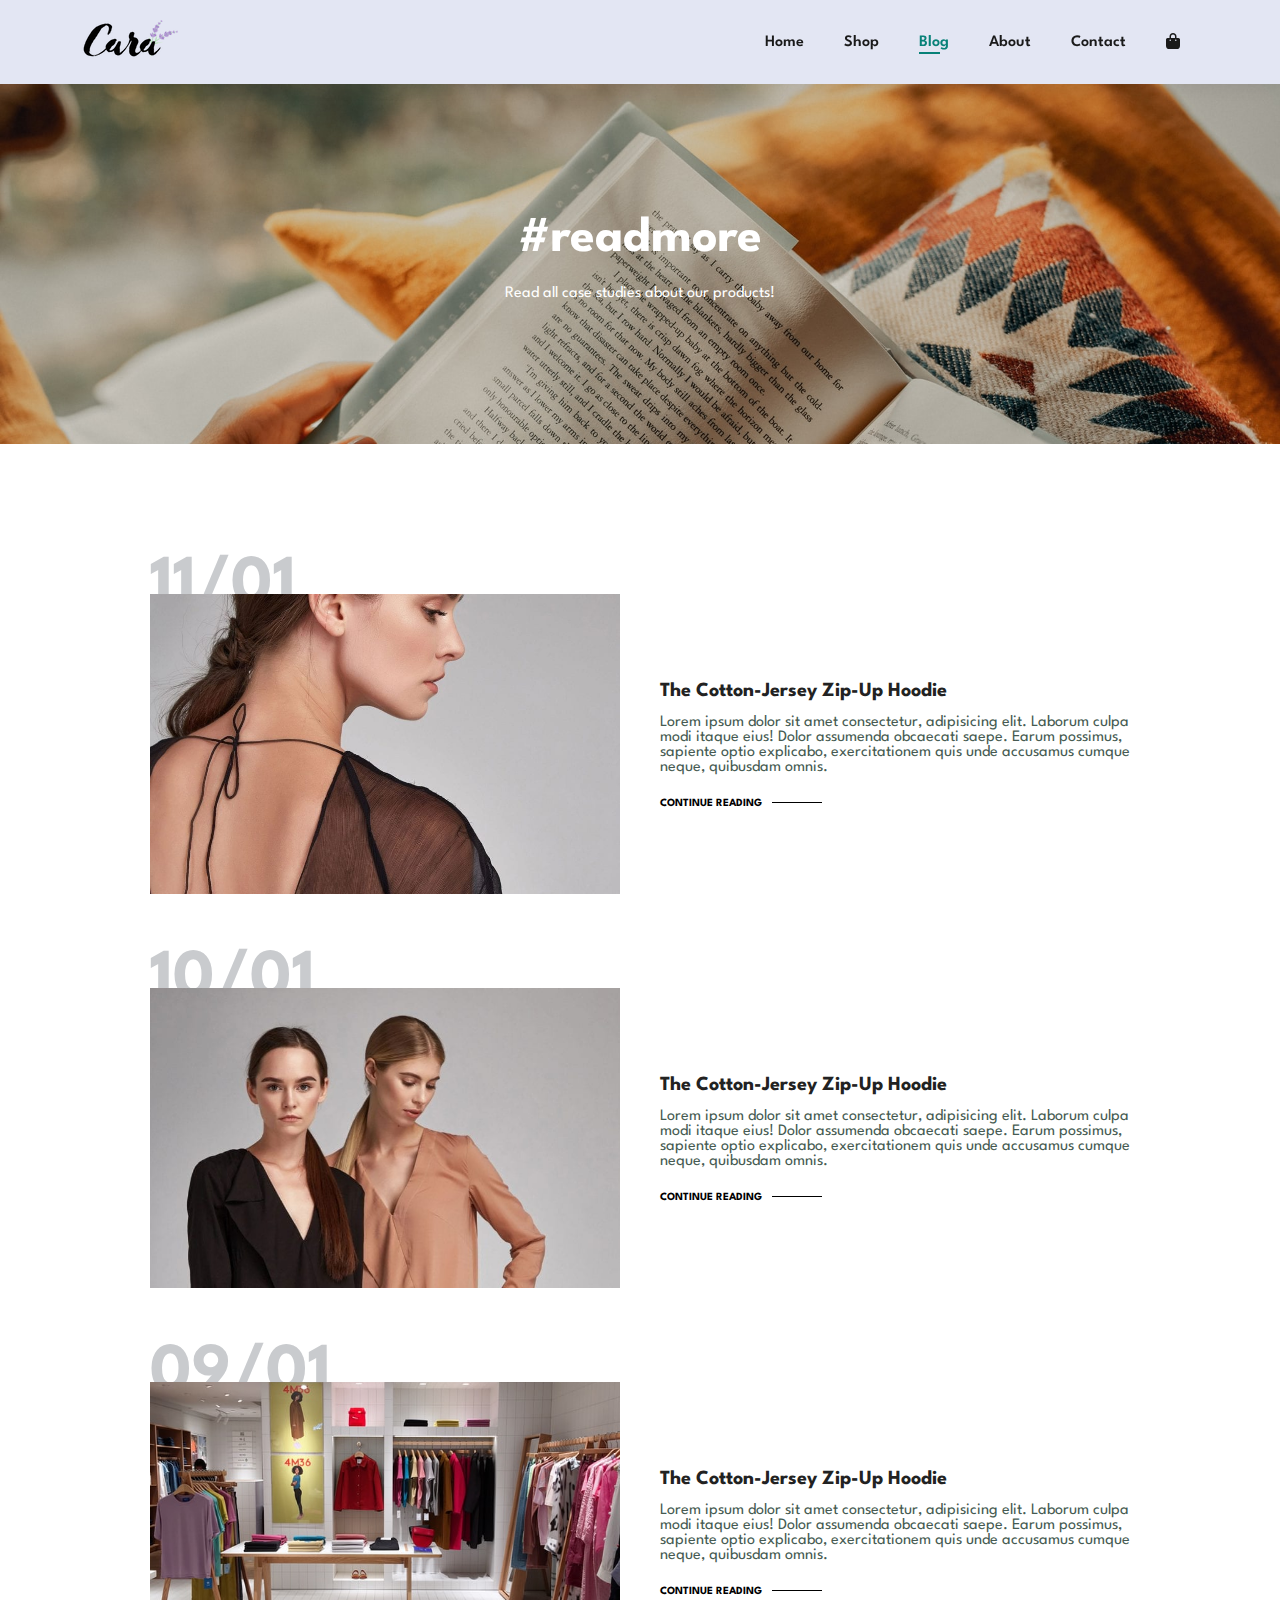
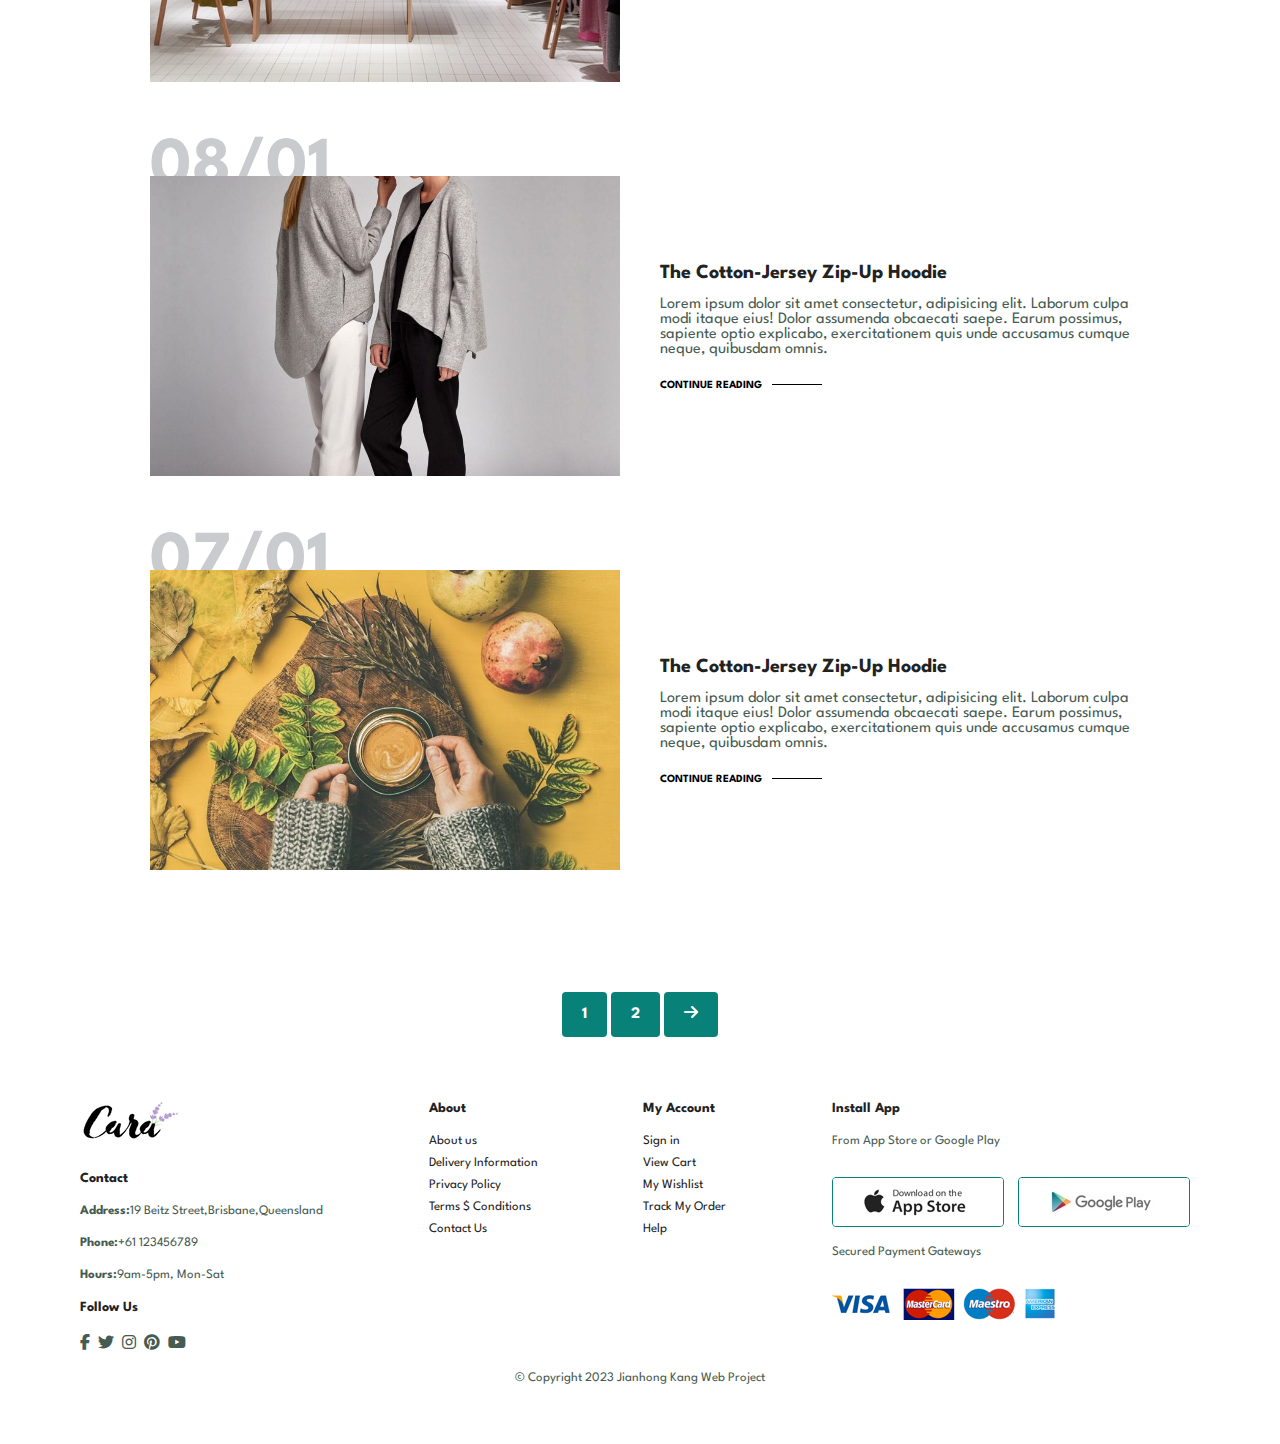
<file: blog.html>
<!DOCTYPE html>
<html lang="en">

    <head>
        <meta charset="UTF-8">
        <meta http-equiv="X-UA-Compatible" content="IE=edge">
        <meta name="viewport" content="width=device-width, initial-scale=1.0">
        <meta name="description" content="Welcome to Cala, we offer fasion and quality clothing at the best price in a sustainable way">
        <meta name="keywords" content="Cala,fashion,clothing,shopping">
        <title>Fasion and quality clothing at the best price | Cala AU</title>
        <link rel="stylesheet" href="style.css">
        <link rel="stylesheet" href="https://cdnjs.cloudflare.com/ajax/libs/font-awesome/6.2.1/css/all.min.css">
    </head>

    <body>
        <section id="header">
            <a href="#"><img src="./img/logo/logo.png" class="logo" alt=""></a>
        <div>
            <ul id="navbar">
                <li><a href="index.html">Home</a></li>
                <li><a href="shop.html">Shop</a></li>
                <li><a class="active" href="blog.html">Blog</a></li>
                <li><a href="about.html">About</a></li>
                <li><a href="contact.html">Contact</a></li>
                <li><a href="cart.html"><i id="lg-bag" class="fa fa-bag-shopping"></i></a></li>
                <a href="#"id="close"><i class="fa-solid fa-xmark"></i></a>
            </ul>
         </div>
         <div id="mobile">
            <a href="cart.html"><i class="fa fa-bag-shopping"></i></a>
            <i id="bar" class="fa-solid fa-bars"></i>
         </div>
        </section>

        <section id="page-header" class="blog-header">
            <h1>#readmore</h1>
            <p>Read all case studies about our products!</p>
        </section>

        <section id="blog">
            <div class="blog-box">
                <div class="blog-img">
                    <img src="./img/blog/b1.jpg" alt="">
                </div>
                <div class="blog-content">
                    <h4>The Cotton-Jersey Zip-Up Hoodie</h4>
                    <p>Lorem ipsum dolor sit amet consectetur, adipisicing elit. Laborum culpa modi itaque eius! Dolor
                        assumenda obcaecati saepe. Earum possimus, sapiente optio explicabo, exercitationem quis unde
                        accusamus cumque neque, quibusdam omnis.</p>
                    <a href="#">CONTINUE READING</a>
                </div>
                <h1>11/01</h1>
            </div>
            <div class="blog-box">
                <div class="blog-img">
                    <img src="./img/blog/b2.jpg" alt="">
                </div>
                <div class="blog-content">
                    <h4>The Cotton-Jersey Zip-Up Hoodie</h4>
                    <p>Lorem ipsum dolor sit amet consectetur, adipisicing elit. Laborum culpa modi itaque eius! Dolor
                        assumenda obcaecati saepe. Earum possimus, sapiente optio explicabo, exercitationem quis unde
                        accusamus cumque neque, quibusdam omnis.</p>
                    <a href="#">CONTINUE READING</a>
                </div>
                <h1>10/01</h1>
            </div>
            <div class="blog-box">
                <div class="blog-img">
                    <img src="./img/blog/b3.jpg" alt="">
                </div>
                <div class="blog-content">
                    <h4>The Cotton-Jersey Zip-Up Hoodie</h4>
                    <p>Lorem ipsum dolor sit amet consectetur, adipisicing elit. Laborum culpa modi itaque eius! Dolor
                        assumenda obcaecati saepe. Earum possimus, sapiente optio explicabo, exercitationem quis unde
                        accusamus cumque neque, quibusdam omnis.</p>
                    <a href="#">CONTINUE READING</a>
                </div>
                <h1>09/01</h1>
            </div>
            <div class="blog-box">
                <div class="blog-img">
                    <img src="./img/blog/b4.jpg" alt="">
                </div>
                <div class="blog-content">
                    <h4>The Cotton-Jersey Zip-Up Hoodie</h4>
                    <p>Lorem ipsum dolor sit amet consectetur, adipisicing elit. Laborum culpa modi itaque eius! Dolor
                        assumenda obcaecati saepe. Earum possimus, sapiente optio explicabo, exercitationem quis unde
                        accusamus cumque neque, quibusdam omnis.</p>
                    <a href="#">CONTINUE READING</a>
                </div>
                <h1>08/01</h1>
            </div>
            <div class="blog-box">
                <div class="blog-img">
                    <img src="./img/blog/b6.jpg" alt="">
                </div>
                <div class="blog-content">
                    <h4>The Cotton-Jersey Zip-Up Hoodie</h4>
                    <p>Lorem ipsum dolor sit amet consectetur, adipisicing elit. Laborum culpa modi itaque eius! Dolor
                        assumenda obcaecati saepe. Earum possimus, sapiente optio explicabo, exercitationem quis unde
                        accusamus cumque neque, quibusdam omnis.</p>
                    <a href="#">CONTINUE READING</a>
                </div>
                <h1>07/01</h1>
            </div>

        </section>

        <section id="pagination" class="section-p1">
        <a href="#">1</a>
        <a href="#">2</a>
        <a href="#"><i class="fa-solid fa-arrow-right"></i></a>
        </section>

       
        <footer id="footer" class="section-p1">
            <div class="col">
                <img class="logo" src="./img/logo/logo.png" alt="">
                <h4>Contact</h4>
                <p><strong>Address:</strong>19 Beitz Street,Brisbane,Queensland</p>
                <p><strong>Phone:</strong>+61 123456789</p>
                <p><strong>Hours:</strong>9am-5pm, Mon-Sat</p>
                <h4>Follow Us</h4>
                <div class="follow">
                    <i class="fa-brands fa-facebook-f"></i>
                    <i class="fa-brands fa-twitter"></i>
                    <i class="fa-brands fa-instagram"></i>
                    <i class="fa-brands fa-pinterest"></i>
                    <i class="fa-brands fa-youtube"></i>
                </div>
            </div>
            <div class="col">
                <h4>About</h4>
                <a href="#">About us</a>
                <a href="#">Delivery Information</a>
                <a href="#">Privacy Policy</a>
                <a href="#">Terms $ Conditions</a>
                <a href="#">Contact Us</a>
            </div>
            <div class="col">
                <h4>My Account</h4>
                <a href="#">Sign in</a>
                <a href="#">View Cart</a>
                <a href="#">My Wishlist</a>
                <a href="#">Track My Order</a>
                <a href="#">Help</a>
            </div>
            <div class="col install">
                <h4>Install App</h4>
                <p>From App Store or Google Play</p>
                <div class="row">
                <img src="./img/pay/app.jpg" alt="">
                <img src="./img/pay/play.jpg" alt="">
                </div>
                <p>Secured Payment Gateways </p>
                <img src="./img/pay/pay.png" alt="">
                </div>
                <div class="copyright">
                    <p>© Copyright 2023 Jianhong Kang Web Project</p>
                </div>
            </div>
        </footer>

       <script src="script.js"></script>
    </body>

</html>
</file>
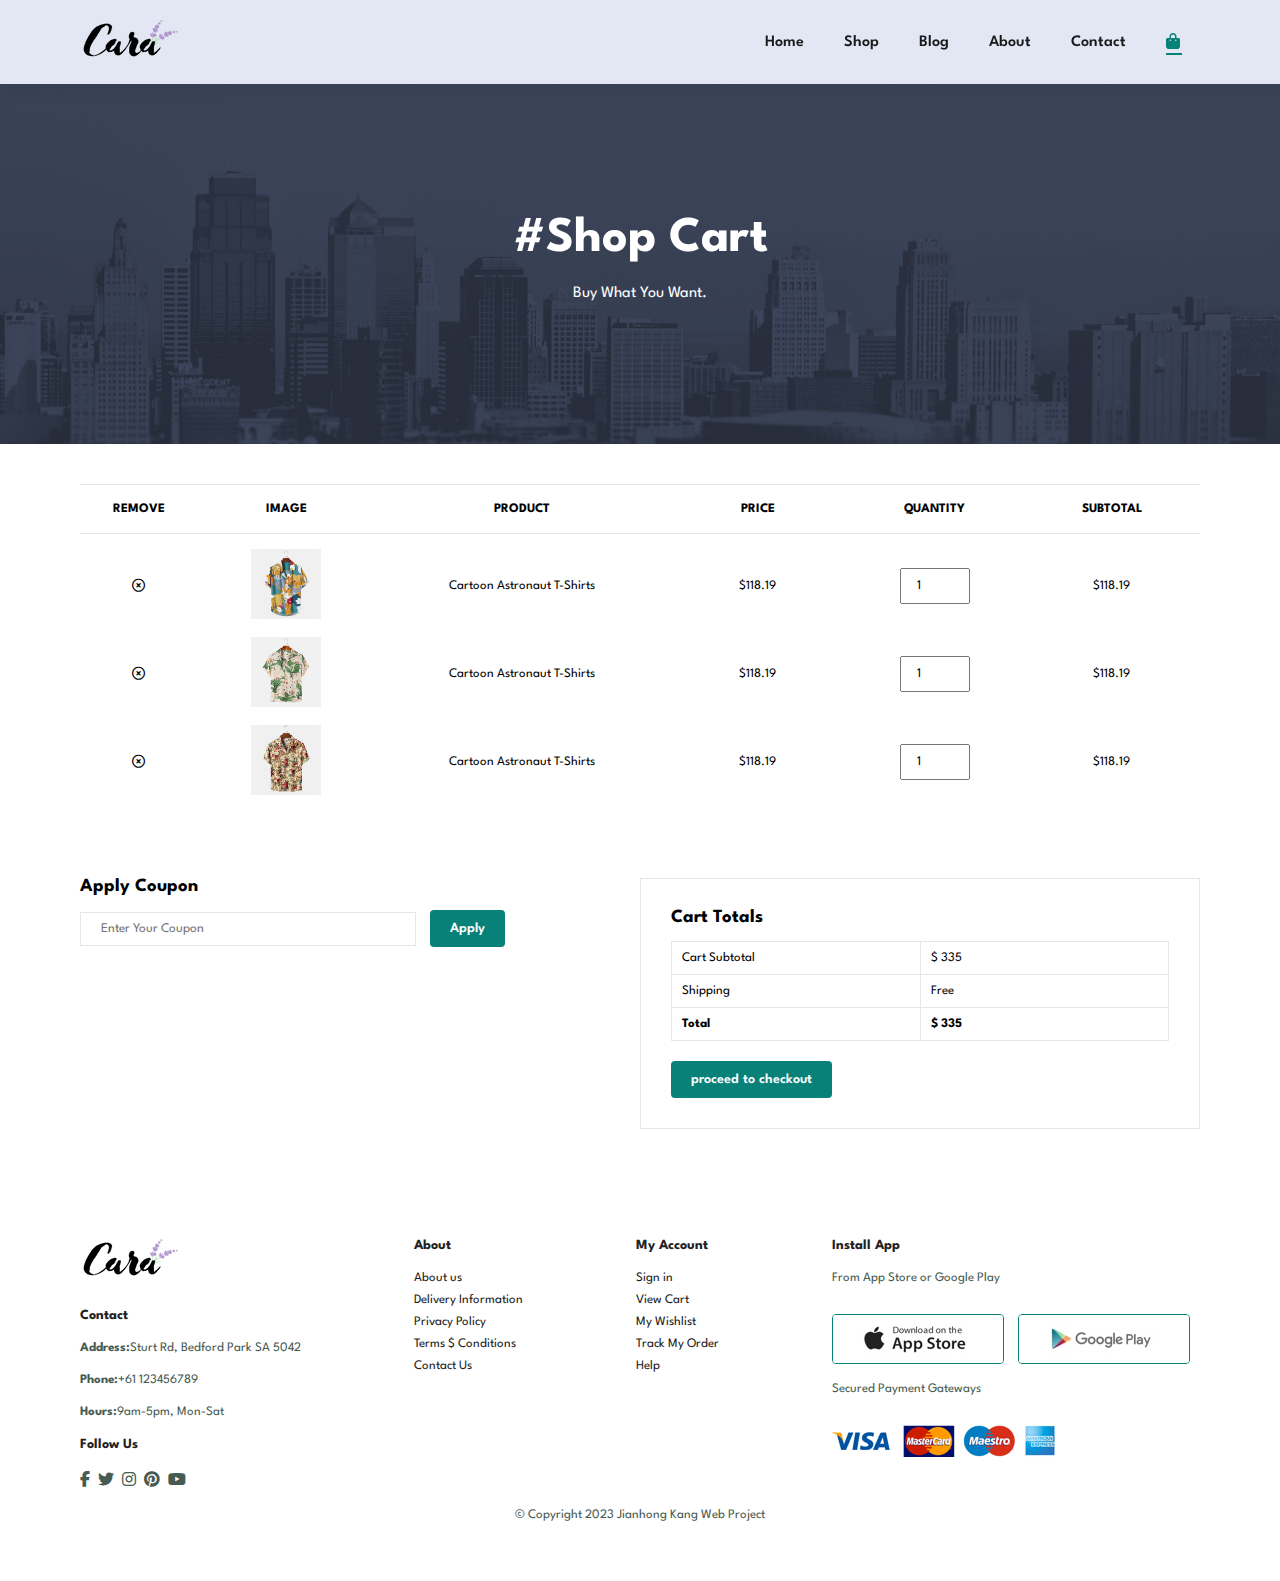
<file: cart.html>
<!DOCTYPE html>
<html lang="en">

    <head>
        <meta charset="UTF-8">
        <meta http-equiv="X-UA-Compatible" content="IE=edge">
        <meta name="viewport" content="width=device-width, initial-scale=1.0">
        <meta name="description" content="Welcome to Cala, we offer fasion and quality clothing at the best price in a sustainable way">
        <meta name="keywords" content="Cala,fashion,clothing,shopping">
        <title>Fasion and quality clothing at the best price | Cala AU</title>
        <link rel="stylesheet" href="https://cdnjs.cloudflare.com/ajax/libs/font-awesome/6.2.1/css/all.min.css">
        <link rel="stylesheet" href="style.css">
    </head>

    <body>
        <section id="header">
            <a href="#"><img src="./img/logo/logo.png" class="logo" alt=""></a>
        <div>
            <ul id="navbar">
                <li><a href="index.html">Home</a></li>
                <li><a href="shop.html">Shop</a></li>
                <li><a href="blog.html">Blog</a></li>
                <li><a href="about.html">About</a></li>
                <li><a href="contact.html">Contact</a></li>
                <li><a class="active" href="cart.html"><i id="lg-bag" class="fa fa-bag-shopping"></i></a></li>
                <a href="#"id="close"><i class="fa-solid fa-xmark"></i></a>
            </ul>
         </div>
         <div id="mobile">
            <a href="cart.html"><i class="fa fa-bag-shopping"></i></a>
            <i id="bar" class="fa-solid fa-bars"></i>
         </div>
        </section>

        <section id="page-header" class="about-header">
            <h1>#Shop Cart</h1>
            <p>Buy What You Want.</p>
        </section>

        <section id="cart" class="section-p1">
            <table width="100%">
                <thead>
                    <tr>
                        <td>Remove</td>
                        <td>Image</td>
                        <td>Product</td>
                        <td>Price</td>
                        <td>Quantity</td>
                        <td>Subtotal</td>
                    </tr>
                </thead>
                <tbody>
                    <tr>
                        <td><i class="fa-regular fa-circle-xmark"></i><a href="#"></a></td>
                        <td><img src="./img/products/f1.jpg" alt=""></td>
                        <td>Cartoon Astronaut T-Shirts</td>
                        <td>$118.19</td>
                        <td><input type="number" value="1"></td>
                        <td>$118.19</td>
                    </tr>
                    <tr>
                        <td><i class="fa-regular fa-circle-xmark"></i><a href="#"></a></td>
                        <td><img src="./img/products/f2.jpg" alt=""></td>
                        <td>Cartoon Astronaut T-Shirts</td>
                        <td>$118.19</td>
                        <td><input type="number" value="1"></td>
                        <td>$118.19</td>
                    </tr>
                    <tr>
                        <td><i class="fa-regular fa-circle-xmark"></i><a href="#"></a></td>
                        <td><img src="./img/products/f3.jpg" alt=""></td>
                        <td>Cartoon Astronaut T-Shirts</td>
                        <td>$118.19</td>
                        <td><input type="number" value="1"></td>
                        <td>$118.19</td>
                    </tr>
                </tbody>
          
                

            </table>
        </section>
        
        <section id="cart-add" class="section-p1">
            <div id="coupon">
                <h3>Apply Coupon</h3>
                <div>
                    <input type="text" placeholder="Enter Your Coupon">
                    <button class="normal">Apply</button>
                </div>
            </div>
            <div id="subtotal">
                <h3>Cart Totals</h3>
                <table>
                    <tr>
                        <td>Cart Subtotal</td>
                        <td>$ 335</td>
                    </tr>
                    <tr>
                        <td>Shipping</td>
                        <td>Free</td>
                    </tr>
                    <tr>
                        <td><strong>Total</strong></td>
                        <td><strong>$ 335</strong></td>
                    </tr>
                </table>
                <button class="normal">proceed to checkout</button>

            </div>


        </section>

        <footer id="footer" class="section-p1">
            <div class="col">
                <img class="logo" src="./img/logo/logo.png" alt="">
                <h4>Contact</h4>
                <p><strong>Address:</strong>Sturt Rd, Bedford Park SA 5042</p>
                <p><strong>Phone:</strong>+61 123456789</p>
                <p><strong>Hours:</strong>9am-5pm, Mon-Sat</p>
                <h4>Follow Us</h4>
                <div class="follow">
                    <i class="fa-brands fa-facebook-f"></i>
                    <i class="fa-brands fa-twitter"></i>
                    <i class="fa-brands fa-instagram"></i>
                    <i class="fa-brands fa-pinterest"></i>
                    <i class="fa-brands fa-youtube"></i>
                </div>
            </div>
            <div class="col">
                <h4>About</h4>
                <a href="#">About us</a>
                <a href="#">Delivery Information</a>
                <a href="#">Privacy Policy</a>
                <a href="#">Terms $ Conditions</a>
                <a href="#">Contact Us</a>
            </div>
            <div class="col">
                <h4>My Account</h4>
                <a href="#">Sign in</a>
                <a href="#">View Cart</a>
                <a href="#">My Wishlist</a>
                <a href="#">Track My Order</a>
                <a href="#">Help</a>
            </div>
            <div class="col install">
                <h4>Install App</h4>
                <p>From App Store or Google Play</p>
                <div class="row">
                <img src="./img/pay/app.jpg" alt="">
                <img src="./img/pay/play.jpg" alt="">
                </div>
                <p>Secured Payment Gateways </p>
                <img src="./img/pay/pay.png" alt="">
                </div>
                <div class="copyright">
                    <p>© Copyright 2023 Jianhong Kang Web Project</p>
                </div>
            </div>
        </footer>
       <script src="script.js"></script>
    </body>

</html>
</file>
<file: style.css>
@import url("https://fonts.googleapis.com/css2?family=Spartan:wght@100;200;300;400;500;600;700;800;900&display=swap");
* {
  margin: 0;
  padding: 0;
  box-sizing: border-box;
  font-family: "Spartan", sans-serif;
}

html {
  scroll-behavior: smooth;
}

/* Global Styles */

h1 {
  font-size: 50px;
  line-height: 64px;
  color: #222;
}

h2 {
  font-size: 46px;
  line-height: 54px;
  color: #222;
}

h4 {
  font-size: 20px;
  color: #222;
}

h6 {
  font-weight: 700;
  font-size: 12px;
}

p {
  font-size: 16px;
  color: #465b52;
  margin: 15px 0 20px 0;
}

.section-p1 {
  padding: 40px 80px;
}

.section-m1 {
  margin: 40px 0;
}

button.normal{
  font-size: 14px;
  font-weight: 600;
  padding: 15px 30px;
  color: #000;
  background-color: #fff;
  border-radius: 4px;
  cursor: pointer;
  border: none;
  outline: none;
  transition: 0.2s;
}
button.white{
  font-size: 13px;
  font-weight: 600;
  padding: 11px 18px;
  color: #fff;
  background-color: transparent;
  cursor: pointer;
  border: 1px solid #fff;
  outline: none;
  transition: 0.2s;
}
body {
  width: 100%;
}

/* Header Start */

#header{
  display: flex;
  align-items: center;
  justify-content: space-between;
  padding: 20px 80px;
  background: #e3e6f3;
  box-shadow: 0 5px 15px rgba(0,0,0,0.06);
  z-index: 999;
  position: sticky;
  top:0;
  left:0;
}
#navbar{
  display: flex;
  align-items: center;
  justify-content:center;
}
#navbar li{
  position: relative;
  list-style: none;
  padding: 0 20px;
}
#navbar li a{
  text-decoration: none;
  font-size: 16px;
  font-weight: 600;
  color: #1a1a1a;
  transition: 0.3s ease;
}
#navbar li a:hover,
#navbar li a.active{
  color: #088178;
}
#navbar li a.active::after,
#navbar li a:hover::after{
  position: absolute;
  content: "";
  width: 30%;
  height: 2px;
  background: #088178;
  position: absolute;
  bottom: -4px;
  left:20px; 
} 
#mobile{
  display: none;
  align-items: center;
}
#close{
  display: none;
}

/* Home Page */
#hero{
  background-image: url("./img/logo/hero4.png");
  background-size: cover;
  height: 90vh; 
  width: 100%;
  background-position: top 25% right 0;
  display: flex;
  flex-direction: column;
  align-items: flex-start;
  justify-content: center;
  padding: 0 80px;
}
#hero h4{
  padding-bottom: 15px;
}
#hero h1{
  color: #088178;
}
#hero button{
  background-image: url("./img/logo/button.png");
  background-color: transparent;
  color: #088178;
  border: 0;
  padding: 14px 80px 14px 65px;
  background-repeat:no-repeat;
  font-size: 15px;
  font-weight: 700;
  cursor: pointer;
}

/* feature page */
#feature {
  display: flex;
  flex-wrap: wrap;
  align-content: center;
  justify-content: center;
  align-items: center;
  
}
#feature .fe-box{
  width: 200px;
  text-align: center;
  padding: 25px 25px;
  margin: 15px 5px;
  box-shadow: 20px 20px 34px rgba(0,0,0,0.03);
  border: 1px solid #cce7d0;
  border-radius: 4px;
}
#feature .fe-box:hover{
  box-shadow: 10px 10px 54px rgba(70,62,221,0.1);
}
#feature .fe-box img{
  width: 100%;
  margin-bottom: 15px;
}
#feature .fe-box h6{
  display: inline-block;
  padding: 9px 8px 6px 8px;
  line-height: 1;
  border-radius: 4px;
  color: #088178;
  background-color: #fddde4;
}
#feature .fe-box:nth-child(2) h6{
  background-color: #cdebbc;
}
#feature .fe-box:nth-child(3) h6{
  background-color: #d1e8f2;
}
#feature .fe-box:nth-child(4) h6{
  background-color: #cdd4f8;
}
#feature .fe-box:nth-child(5) h6{
  background-color: #f6dbf6;
}
#feature .fe-box:nth-child(6) h6{
  background-color: #fff2e5;
}

/* Featured Products */
#products{
  text-align: center;
}
#products .pro-container{
  display: flex;
  justify-content: space-between;
  flex-wrap: wrap;
  padding-top: 20px;

}
#products .pro-item{
  position: relative;
  width: 23%;
  min-width: 250px;
  padding:10px 12px;
  border: 1px solid #cce7d0;
  border-radius: 25px;
  cursor: pointer;
  box-shadow: 20px 20px 30px rgba(0,0,0,0.02);
  margin: 15px 0;
  transition: 0.2s ease;
}
#products .pro-item:hover{
  box-shadow: 20px 20px 30px rgba(0,0,0,0.06);
}
#products .pro-item img{
  width: 100%;
  border-radius: 20px;
}
#products .des{
  text-align: start;
  padding: 10px 0;
}
#products .des span{
  color: #606063;
  font-size: 12px;
}
#products .des h5{
  padding: 7px 0 3px;
  color: #1a1a1a;
  font-size: 14px;
}
#products .star{
  font-size: 12px;
  color: rgb(243, 182, 25);
}
#products .des h4{
  padding-top: 7px;
  color:#088178;
  font-size: 15px;
  font-weight: 700;
}
#products .pro-item .cart{
  position: absolute;
  width: 40px;
  height: 40px;
  line-height: 40px;
  background-color: #e8f6ea;
  border-radius: 50px;
  font-weight: 600;
  color: #088178;
  border: 1px solid #cce7d0;
  bottom: 20px;
  right: 10px;
}
#banner{
  display: flex;
  flex-direction: column;
  justify-content: center;
  align-items: center;
  text-align: center;
  width: 100%;
  height: 40vh;
  background-image: url("./img/banner/b2.jpg");
  background-size: cover;
  background-position: center;
}
#banner h4{
  padding-top:10px;
  color: #fff;
  font-size: 16px;
  font-weight: 700;
}
#banner h2 {
  color: #fff;
  font-size: 30px;
  padding: 5px 0;
}
#banner h2 span{
  color: #ef3636;
}
#banner button:hover{
 background-color: #088178;
 color: #fff;
}
#sm-banner{
 display: flex;
 flex-wrap: wrap;
 justify-content: space-between;
}
#sm-banner .banner-box{
  display: flex;
  flex-direction: column;
  justify-content: center;
  align-items: flex-start;
  background-image: url("./img/banner/b17.jpg");
  min-width: 580px;
  height: 50vh;
  background-size: cover;
  background-position: center;
  padding: 30px;
  margin-bottom: 20px;
}
#sm-banner .banner-box h4{
  color: #fff;
  font-size: 20px;
  font-weight: 300;
}
#sm-banner .banner-box h2{
  color: #fff;
  font-size: 28x;
  font-weight: 800;
}
#sm-banner .banner-box p{
  color: #fff;
  font-size: 14x;
  font-weight: 500;
  padding-bottom: 15px;
}
#sm-banner .banner-box:hover button{
  background: #088178;
  border: 1px solid #088178;
 }
 #sm-banner .banner-box2{
  background-image: url("./img/banner/b10.jpg");
}

#banner3{
  display: flex;
  flex-wrap: wrap;
  justify-content: space-between;
  padding: 0 80px;
}
#banner3 h2{
  color: #fff;
  font-weight: 900;
  font-size: 20px;
}
#banner3 h3{
  color: #ec544e;
  font-weight: 800;
  font-size: 15px;
}
#banner3 .banner-box{
  display: flex;
  flex-direction: column;
  justify-content: center;
  align-items: flex-start;
  background-image: url("./img/banner/b7.jpg");
  min-width: 30%;
  height: 30vh;
  background-size: cover;
  background-position: center;
  padding: 20px;
  margin-bottom: 20px;
}
#banner3 .banner-box3{
  background-image: url("./img/banner/b4.jpg");
}
#banner3 .banner-box4{
  background-image: url("./img/banner/b18.jpg");
}

/* Newsletter Section */
#newsletter{
  display: flex;
  flex-wrap: wrap;
  justify-content: space-between;
  align-items: center;
  background-image: url("./img/banner/b14.jpg");
  background-repeat: no-repeat;
  background-position: 20% 30% ;
  background-color: #041e42;
}
#newsletter h4{
  font-size: 22px;
  font-weight: 700;
  color: #fff;
}
#newsletter p{
  font-size: 14px;
  font-weight: 600;
  color: #818ea0;
}
#newsletter p span{
  color: #ffbd27;
}
#newsletter .form{
  display: flex;
  width: 40%;
}
#newsletter input{
  width: 100%;
  height: 3.125rem;
  padding: 0 1rem;
  font-size: 14px;
  border: 1px solid transparent;
  border-radius: 4px;
  outline: none;
  border-top-right-radius: 0;
  border-bottom-right-radius: 0;
}
#newsletter button{
  background-color: #088178;
  color: #fff;
  white-space: nowrap;
  border-top-left-radius: 0;
  border-bottom-left-radius: 0;
}

/* footer section */

footer{
  display: flex;
  flex-wrap: wrap;
  justify-content: space-between;
}
footer .col{
  display: flex;
  flex-direction: column;
  align-items: flex-start;
  margin-bottom: 20px;
}
footer .logo{
  margin-bottom: 30px;
}
footer h4{
  font-size: 14px;
  padding-bottom: 20px;
}
footer p{
  font-size: 13px;
  margin: 0 0 20px 0;
}
footer a{
  font-size: 13px;
  text-decoration: none;
  color: #222;
  margin-bottom: 10px;
}
footer .install .row img{
  border: 1px solid #088178;
  border-radius: 4px;
}
footer .install img{
  margin: 10px 10px 15px 0;
}
footer .follow i{
  color: #465b52;
  padding-right: 4px;
  cursor: pointer;
}
footer .follow i:hover,
footer .col a:hover{
 color: #088178;
}
footer .copyright{
  width: 100%;
  text-align: center;
}


/*Shop Page */
#page-header{
  display: flex;
  justify-content: center;
  text-align: center;
  flex-direction: column;
  padding: 14px;
  height: 40vh;
  background-image: url(./img/banner/b1.jpg);
  background-repeat: no-repeat;
  background-size: cover;
}
#page-header h1,
#page-header p{
color: #fff;
}
#pagination{
  text-align: center;
}
#pagination a{
  text-decoration: none;
  background-color: #088178;
  padding: 15px 20px;
  border-radius: 4px;
  color:#fff;
  font-weight: 699;
}
#pagination a i{
font-size: 16px;
font-weight: 600;
}

/* single product*/
#prodetails{
  display: flex;
  margin-top: 20px;
}
#prodetails .single-pro-img{
  width: 40%;
  margin-right: 50px;
}
.small-img-group{
  display: flex;
  justify-content: space-between;
}
.small-img-col{
  flex-basis: 24%;
  cursor: pointer;
}
#prodetails .single-pro-details{
  width: 50%;
  padding-top: 30px;
}
#prodetails .single-pro-details h4{
  padding:40px 0 20px 0;
}
#prodetails .single-pro-details h2{
  font-size: 26px;
}
#prodetails .single-pro-details select{
  display: block;
  padding: 5px 10px;
  margin-bottom: 15px;
}
#prodetails .single-pro-details input{
  width: 50px;
  height: 47px;
  padding-left: 10px;
  font-size: 16px;
  margin-right: 10px;
}
#prodetails .single-pro-details input:focus{
  outline: none;
}
#prodetails .single-pro-details button{
  background-color: #088178;
  color: #fff;
}
.single-pro-details span{
  line-height: 25px;
}
/* blog page */
#page-header.blog-header{
background-image: url("./img/banner/b19.jpg");
}
#blog{
  padding: 150px 150px 0 150px;
}
#blog .blog-box{
  display: flex;
  align-items: center;
  width: 100%;
  position: relative;
  padding-bottom: 90px;
}
#blog .blog-img{
  width: 50%;
  margin-right: 40px;
}
#blog img{
  width: 100%;
  height: 300px;
  object-fit: cover;
}
#blog .blog-content{
  width: 50%;

}
#blog .blog-content a{
  text-decoration: none;
  font-size: 11px;
  font-weight: 700;
  color: #000;
  position: relative;
  transition: 0.3s;
}
#blog .blog-content a::after{
  content: "";
  width: 50px;
  height: 1px;
  background-color: #000;
  position: absolute;
  top: 4px;
  right: -60px;
}
#blog .blog-content a:hover{
  color: #088178;
}
#blog .blog-content a:hover::after{
  background-color: #088178;
}
#blog .blog-box h1{
  position: absolute;
  top:-40px;
  left: 0;
  font-size: 70px;
  font-weight: 700;
  color: #c9cbce;
  z-index: -9;
}

/* about page */

#page-header.about-header{
  background-image: url("./img/about/banner.png");
}
#about-head{
  display: flex;
  align-items: center;
}
#about-head img{
  width: 50%;
  height: auto;
}
#about-head div{
  padding-left: 40px;
}
#about-app{
   text-align: center;
}
#about-app .video{
  width: 70%;
  height: 100%;
  margin: 30px auto 0;
 
}
#about-app .video video{
  width: 100%;
  height: 100%;
  border-radius: 20px;
}

/* contact page */

#contact-details
{
  display: flex;
  align-items: center;
  justify-content: space-between;
}
#contact-details .details{
  width: 40%;
}
#contact-details .details span,
#form-details form span{
  font-size: 12px;
}
#contact-details .details h2,
#form-details form h2{
  font-size: 26px;
  font-weight: 700;
  line-height: 35px;
  padding: 20px 0;
}
#contact-details .details h3{
  font-size: 20px;
  padding-bottom: 15px;
}
#contact-details .contact-info li{
 list-style: none;
 display: flex;
 padding: 10px 0;
}
#contact-details .contact-info li i{
  font-size: 14px;
  padding-right: 22px;
 }
 #contact-details .contact-info li p{
  font-size: 14px;
  margin: 0;
 }
 #contact-details .map {
  width: 55%;
  height: 400px;
 }
 #contact-details .map iframe{
  width: 100%;
  height: 100%;
 }
 
#form-details {
  display: flex;
  justify-content: space-between;
  margin: 30px;
  padding: 80px;
  border: 2px  solid #e1e1e1;
}

#form-details form{
  width: 65%;
  display: flex;
  flex-direction: column;
  align-items: flex-start;
}
#form-details form input,
#form-details form textarea{
    width: 100%;
    padding: 12px 15px;
    outline: none;
    margin-bottom: 20px;
    border: 1px solid #e1e1e1;
}
#form-details form button {
  background-color: #088178;
  color: white;
}
#form-details .people div{
  padding-bottom: 25px;
  display: flex;
  align-items: flex-start;
}
#form-details .people div img{
  width: 65px;
  height: 65px;
  object-fit: cover;
  margin-right: 15px;
}

#form-details .people div p {
  margin: 0;
  font-size: 13px;
  line-height: 25px;
}

#form-details .people div p span {
  display: block;
  font-size: 16px;
  font-weight: 600;
  color: #000;
  }

  /* cart page  */
#cart {
    overflow: auto;
  }
#cart table{
  width: 100%;
  border-collapse: collapse;  
  table-layout: fixed;
  white-space: nowrap;
}
#cart table img{
 width: 70px;
}
#cart table td:nth-child(1){
  width: 100px;
  text-align: center;
}
#cart table td:nth-child(2){
  width: 150px;
  text-align: center;
}
#cart table td:nth-child(3){
  width: 250px;
  text-align: center;
}
#cart table td:nth-child(4),
#cart table td:nth-child(5),
#cart table td:nth-child(6){
  width: 150px;
  text-align: center;
}
#cart table td:nth-child(5) input {
  width: 70px;
  padding: 10px 5px 10px 15px;
}
#cart table thead {
  border: 1px solid #e2e9e1;
  border-left: none;
  border-right: none;
}
#cart table thead td {
  font-weight: 700;
  text-transform: uppercase;
  font-size: 13px;
  padding: 18px 0;
}
#cart table tbody tr td {
  padding-top: 15px;
}

#cart table tbody td {
  font-size: 13px;
} 
#cart-add{
  display: flex;
  flex-wrap: wrap;
  justify-content: space-between;
}
#coupon {
  width: 50%;
  margin-bottom: 30px;
}
#coupon h3,
#subtotal h3 {
  padding-bottom: 15px;
}
#coupon input {
  padding: 10px 20px;
  outline: none;
  width: 60%;
  margin-right: 10px;
  border: 1px solid #e2e9e1;
}
#coupon button ,
#subtotal button{
    background-color: #088178;
    color: white;
    padding: 12px 20px;
}
#subtotal {
  width: 50%;
  margin-bottom: 30px;
  border: 1px solid #e2e9e1;
  padding: 30px;
}
#subtotal table {
  border-collapse: collapse;       
  width: 100%;
  margin-bottom: 20px;
  }
  #subtotal table td {
  width: 50%;
  border: 1px solid #e2e9e1;
  padding: 10px;
  font-size: 13px;
  }



/* Start Responsive "Media Query" */

@media (max-width:820px) {
  .section-p1 {
    padding: 40px 40px;
  }
  #navbar {
    display: flex;
    flex-direction: column;
    align-items: flex-start;
    justify-content:flex-start;
    position: fixed; 
    top:0;
    right: -300px; 
    height: 100vh;
    width: 300px; 
    background-color: #e3e6f3;
    box-shadow: 0 40px 60px rgba(0,0,0,0.1);
    padding:  80px 0 0 10px;
    transition: 0.3s; 
 } 
#navbar li {
  margin-bottom: 25px;
}
#navbar.active{
  right: 0px;
}
#mobile{
  display: flex;
  align-items: center;
}
#mobile i{
  color: #1a1a1a;
  font-size: 24px;
  padding-left: 20px;
  } 
  #close{
    display: initial;
    position: absolute;
    top: 30px;
    left: 30px;
    color: #222;
    font-size: 24px;
  }
  #lg-bag{
    display: none;
  }
  #hero{
    height: 70vh;
    padding: 0 80px;
    background-position: top 30% right 30%;
  }
  #feature{
    justify-content: center;
  }
  #feature .fe-box{
    margin: 15px 15px;
  }
  #products .pro-container{
    justify-content: center;
  }
  #products .pro-item{
    margin: 15px;
  }
  #banner{
    height: 20vh;
  }
  #sm-banner .banner-box{
    min-width: 100%;
    height: 30vh;
 }
 #sm-banner .banner-box2{
  margin-top: 20px;
}
  #banner3{
    padding: 0 40px;
  }
  #banner3 .banner-box{
    width: 28%;
}
#newsletter .form {
  width: 70%;
}

/* contact page */
#form-details {
  padding: 40px;
}

#form-details form {
  width: 50%;
}



}

 @media (max-width:477px) {
  .section-p1 {
    padding: 20px;
  }
  #header{
    padding: 10px 30px;
  }
  h1 {
    font-size: 38px;
  }
  h2 {
    font-size: 32px;
  }
  #hero {
    padding: 0 20px;
    background-position: 55%;
}
#feature{
  justify-content: space-between;
}
#feature .fe-box{
  width: 155px;
  margin: 0 0 15px 0;
}
#products .pro-item{
  width:100%;
}
#banner{
  height: 40vh;
}
#sm-banner .banner-box{
  height: 40vh;
}
#sm-banner .banner-box2{
  margin-top: 20px;
}
#banner3 {
  padding: 0 20px;
}
#banner3 .banner-box {
  width: 100%;
}
#newsletter{
  padding:  40px 20px;
}
#newsletter .form {
  width: 100%;
}
footer .copyright {
  text-align: start;
}

/* single product*/
#prodetails{
  display: flex;
  flex-direction: column;
}
#prodetails .single-pro-img {
  width: 100%;
  margin-right: 0px;
}
#prodetails .single-pro-details{
  width: 100%;
}

/* blog page */
#blog{
  padding: 100px 20px 0 20px;
}
#blog .blog-box{
  display: flex;
  flex-direction: column;
  align-items: flex-start;
}
#blog .blog-img{
  width: 100%;
  margin-right: 0px;
  padding-bottom: 10px;
}
#blog .blog-content{
  width: 100%;
 }

 /* about page */
 #about-head {
  flex-direction: column;
}
#about-head img {
  width: 100%;
  margin-bottom: 20px;
}
#about-head div {
  padding-left: 0px;
}
#about-head div h2{
  text-align: center;
}

/* contact page */
#contact-details {
  flex-direction: column;
}
#contact-details .details {
  width: 100%;
  margin-bottom: 30px;
}
#contact-details .map {
  width: 100%;
}
#form-details {
  margin: 10px;
  padding: 30px 10px;
  flex-wrap: wrap;
}

#form-details form {
  width: 100%;
  margin-bottom: 30px;
}

/* cart page */
#cart-add {
  flex-direction: column;
}
#coupon {
  width: 100%;
}
#subtotal {
  width: 100%;
  padding: 20px;
}

}
</file>
